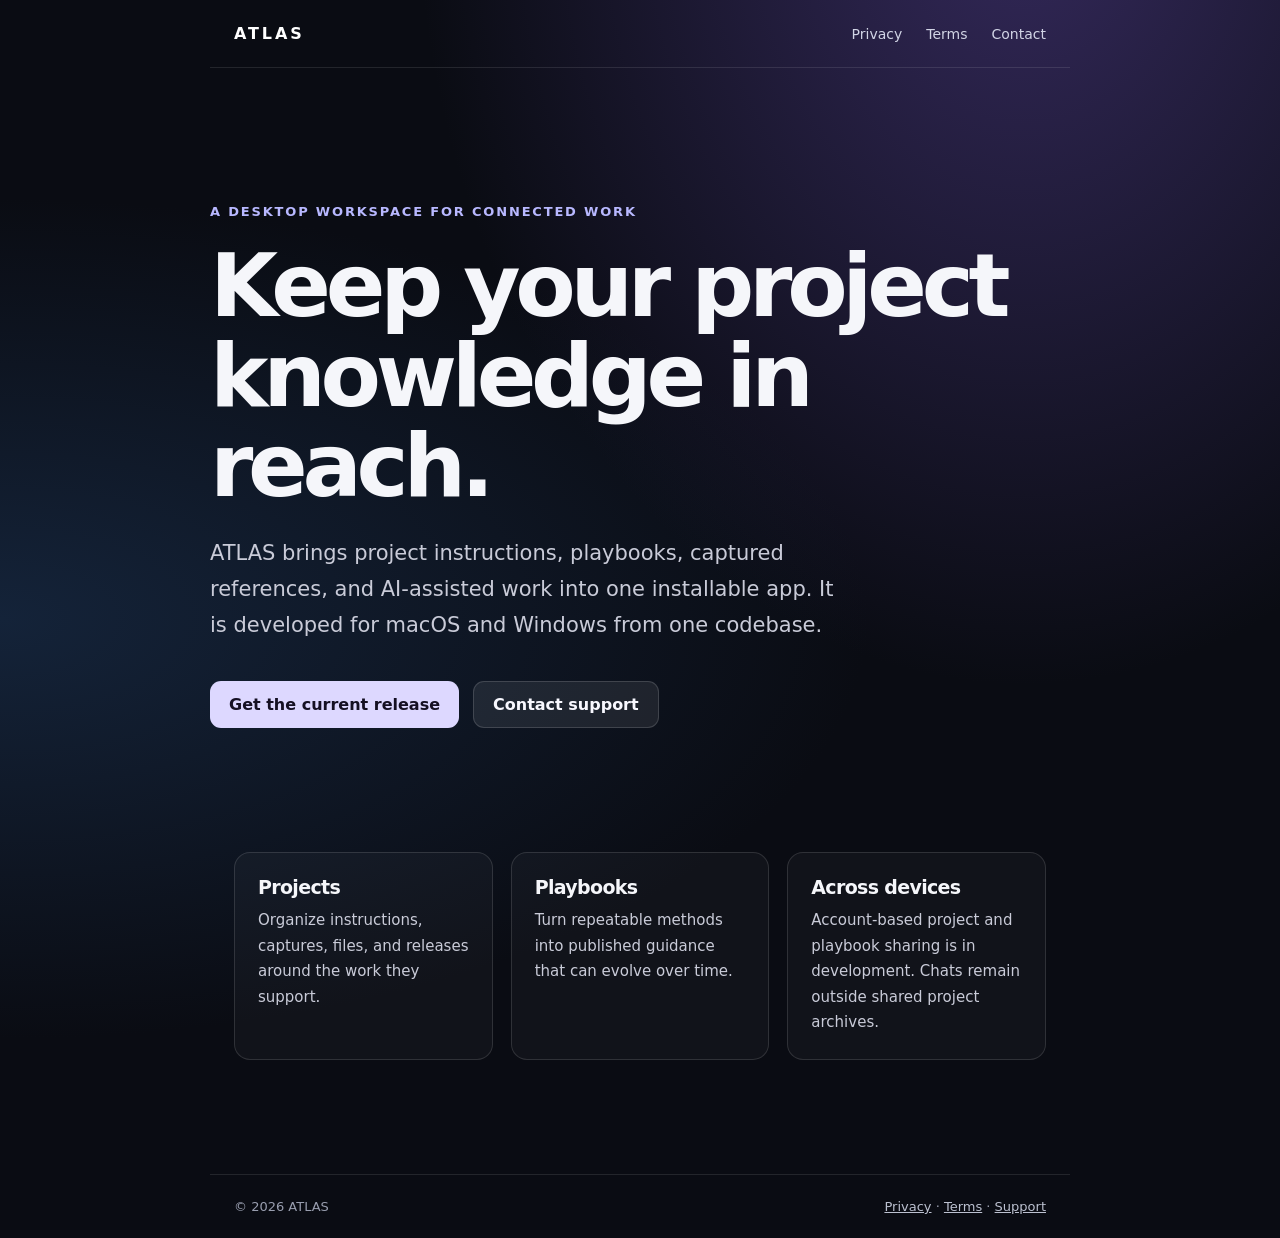
<file: index.html>
<!doctype html><html lang="en"><head><meta charset="utf-8"><meta name="viewport" content="width=device-width,initial-scale=1"><meta name="description" content="ATLAS is a desktop workspace for project knowledge, playbooks, captured references, and AI-assisted work."><title>ATLAS — Project knowledge on your desktop</title><link rel="stylesheet" href="/style.css"></head><body><header class="wrap nav"><a class="brand" href="/">ATLAS</a><nav class="navlinks" aria-label="Main navigation"><a href="/privacy.html">Privacy</a><a href="/terms.html">Terms</a><a href="mailto:braziel.jones@gmail.com">Contact</a></nav></header><main><section class="wrap hero"><p class="eyebrow">A desktop workspace for connected work</p><h1>Keep your project<br>knowledge in reach.</h1><p class="lede">ATLAS brings project instructions, playbooks, captured references, and AI-assisted work into one installable app. It is developed for macOS and Windows from one codebase.</p><div class="actions"><a class="button" href="https://github.com/LiquidInfinity/Atlas-downloads/releases/latest">Get the current release</a><a class="button secondary" href="mailto:braziel.jones@gmail.com?subject=ATLAS%20support">Contact support</a></div></section><section class="wrap features" aria-label="What ATLAS does"><article class="card"><h2>Projects</h2><p>Organize instructions, captures, files, and releases around the work they support.</p></article><article class="card"><h2>Playbooks</h2><p>Turn repeatable methods into published guidance that can evolve over time.</p></article><article class="card"><h2>Across devices</h2><p>Account-based project and playbook sharing is in development. Chats remain outside shared project archives.</p></article></section></main><footer class="wrap"><span>© 2026 ATLAS</span><span><a href="/privacy.html">Privacy</a> · <a href="/terms.html">Terms</a> · <a href="mailto:braziel.jones@gmail.com">Support</a></span></footer></body></html>
</file>
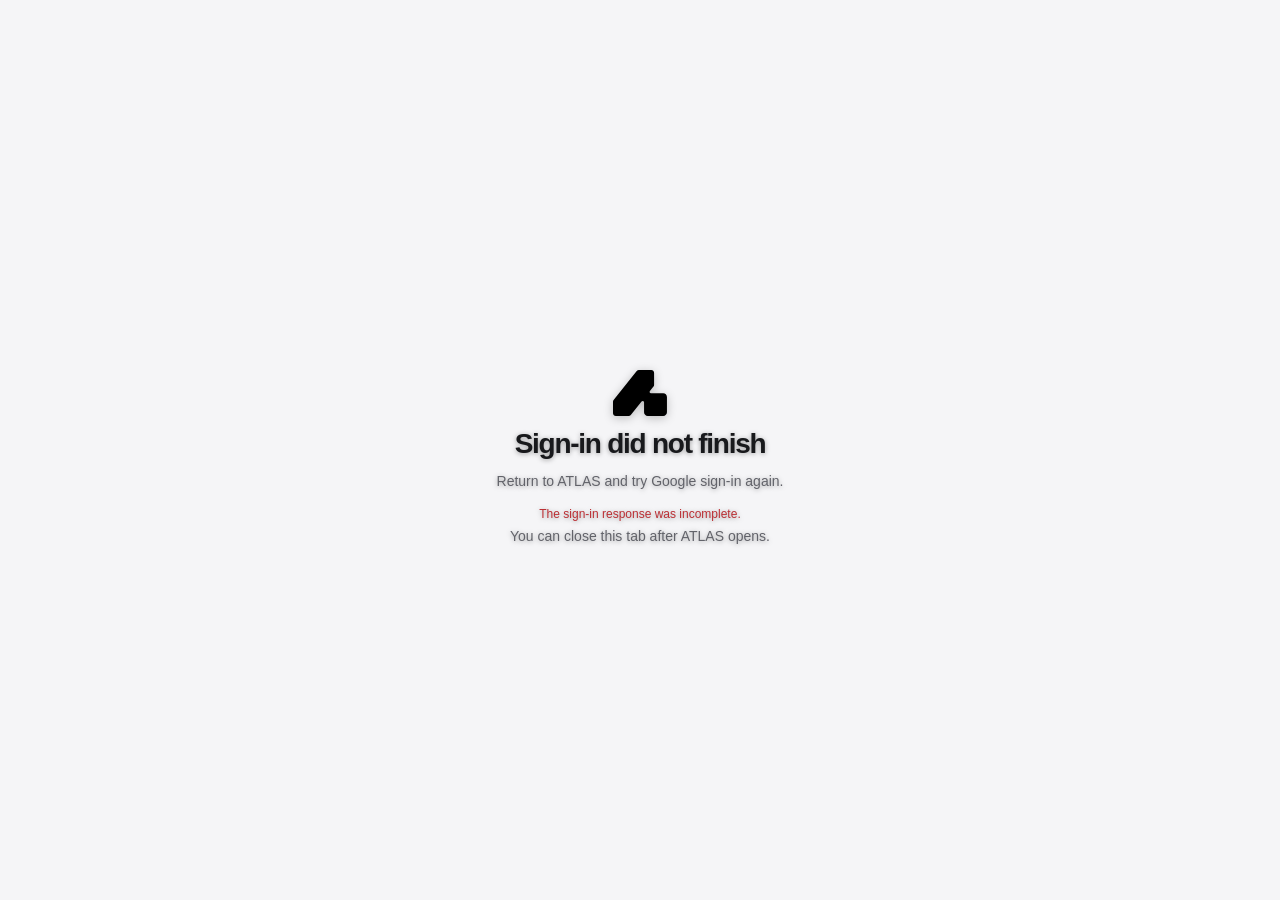
<file: auth-complete.html>
<!doctype html>
<html lang="en">
<head>
  <meta charset="utf-8">
  <meta name="viewport" content="width=device-width, initial-scale=1">
  <meta name="referrer" content="no-referrer">
  <title>Return to ATLAS</title>
  <link rel="stylesheet" href="/auth-style.css?v=complete-1">
  <script src="/auth-complete.js" defer></script>
</head>
<body class="startup">
  <main class="welcome onboarding">
    <img src="/atlas-logo.svg" alt="Atlas" class="welcome-logo">
    <h1 id="title">Opening Atlas…</h1>
    <p id="description">Your Google sign-in is complete. You can return to the ATLAS app.</p>
    <p class="error" role="alert" id="error"></p>
    <a id="open-atlas" href="#" hidden>Open ATLAS</a>
    <p class="caption">You can close this tab after ATLAS opens.</p>
  </main>
</body>
</html>
</file>
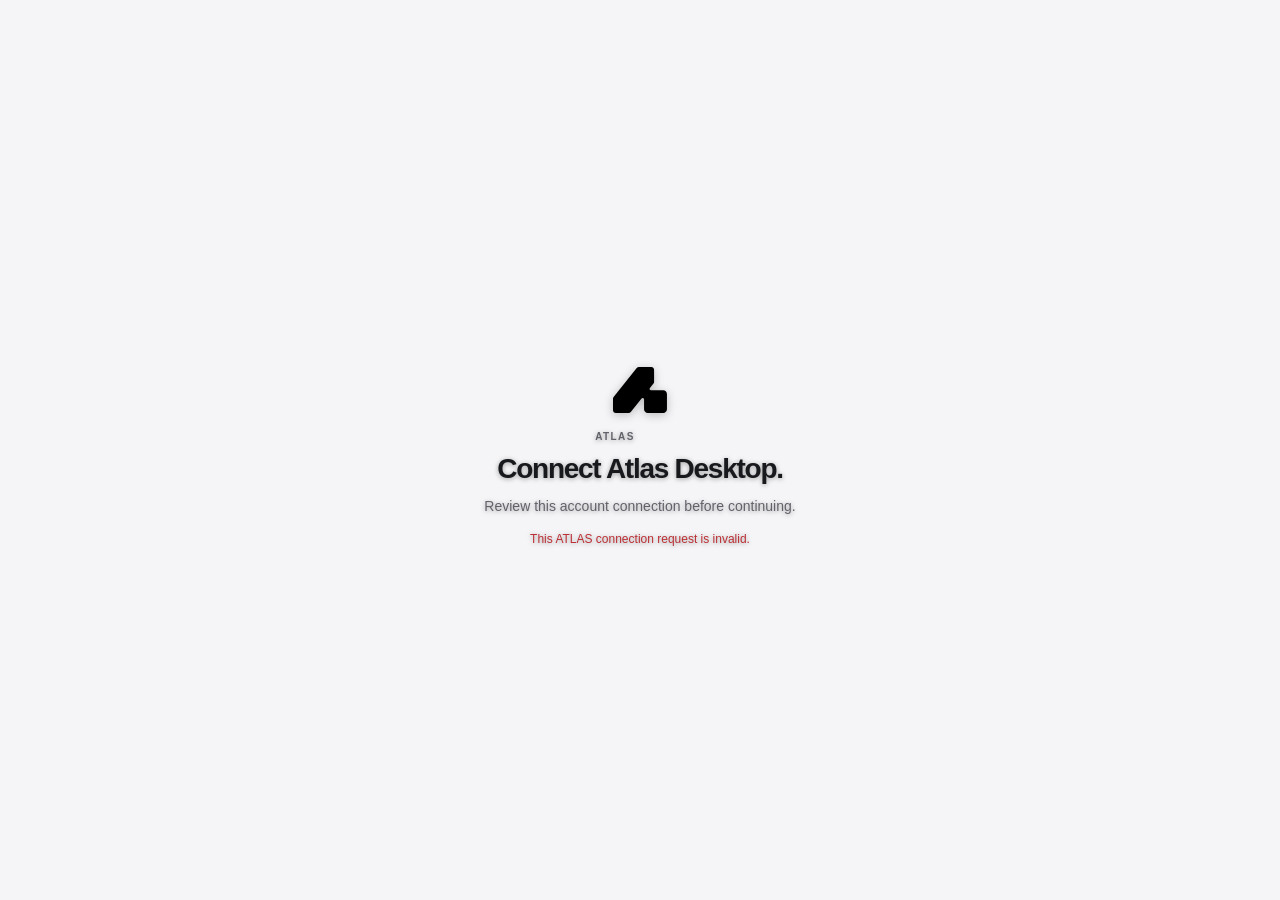
<file: oauth-consent.html>
<!doctype html>
<html lang="en">
<head>
  <meta charset="utf-8">
  <meta name="viewport" content="width=device-width, initial-scale=1">
  <meta name="referrer" content="strict-origin-when-cross-origin">
  <title>Connect ATLAS Desktop</title>
  <link rel="stylesheet" href="/auth-style.css">
  <script src="/auth-config.js" defer></script>
  <script src="/oauth-consent.js?v=account-choice-2" defer></script>
</head>
<body class="startup">
  <main class="welcome onboarding">
    <img src="/atlas-logo.svg" alt="Atlas" class="welcome-logo">
    <p class="eyebrow">ATLAS</p>
    <h1 id="title">Connect Atlas Desktop.</h1>
    <p id="description">Review this account connection before continuing.</p>
    <p class="error" role="alert" id="error"></p>
    <section id="consent" hidden>
      <p id="account"></p>
      <p id="app-name"></p>
      <p id="client-id"></p>
      <p>Atlas Desktop will receive your account name and verified email and can keep you signed in on this device.</p>
      <ul id="scopes"></ul>
      <p id="destination"></p>
      <details><summary>View full return address</summary><code id="redirect-uri"></code></details>
      <form id="consent-form" method="post">
        <div class="consent-actions">
          <button type="submit" name="consented" value="false" class="secondary">Deny</button>
          <button type="submit" name="consented" value="true">Allow</button>
        </div>
      </form>
    </section>
  </main>
</body>
</html>
</file>
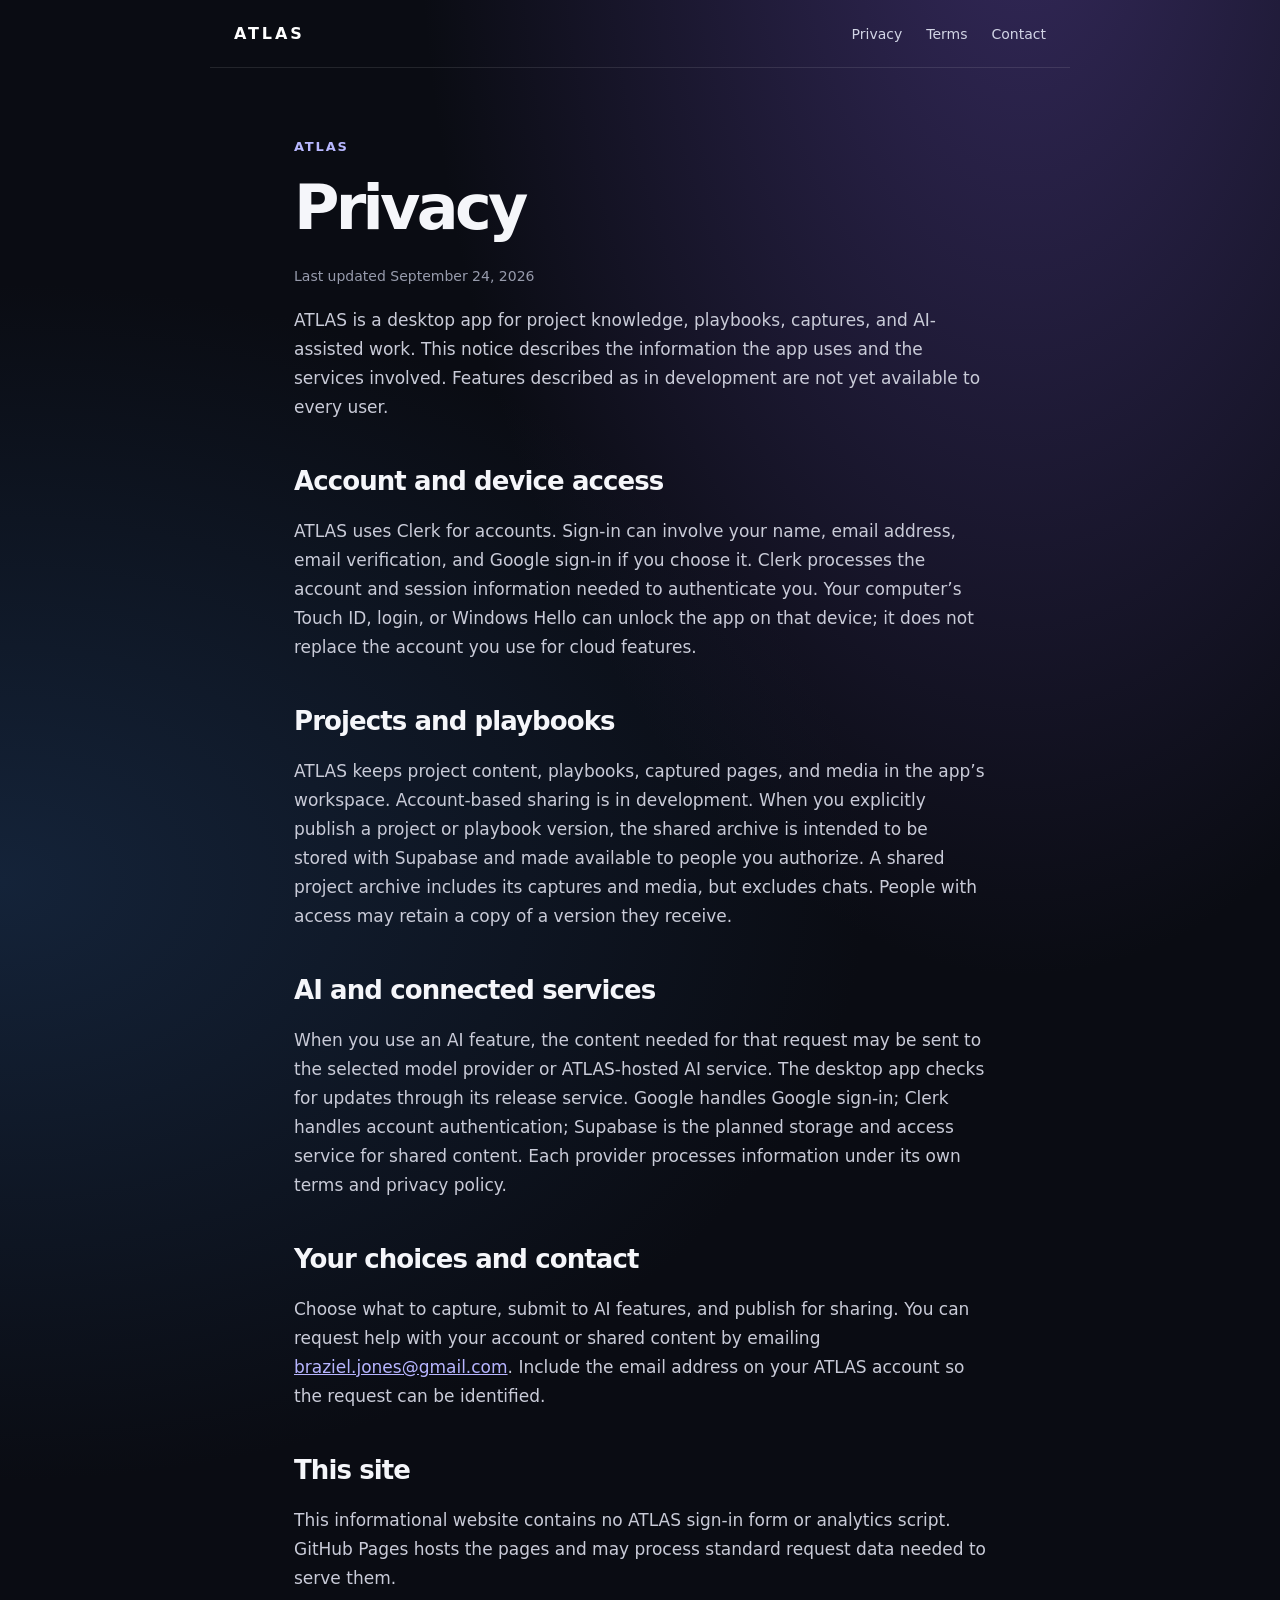
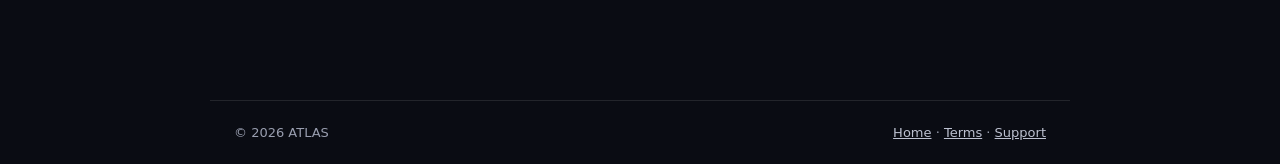
<file: privacy.html>
<!doctype html><html lang="en"><head><meta charset="utf-8"><meta name="viewport" content="width=device-width,initial-scale=1"><title>Privacy — ATLAS</title><link rel="stylesheet" href="/style.css"></head><body><header class="wrap nav"><a class="brand" href="/">ATLAS</a><nav class="navlinks" aria-label="Main navigation"><a href="/privacy.html" aria-current="page">Privacy</a><a href="/terms.html">Terms</a><a href="mailto:braziel.jones@gmail.com">Contact</a></nav></header><main class="wrap document"><p class="eyebrow">ATLAS</p><h1>Privacy</h1><p class="meta">Last updated September 24, 2026</p><p>ATLAS is a desktop app for project knowledge, playbooks, captures, and AI-assisted work. This notice describes the information the app uses and the services involved. Features described as in development are not yet available to every user.</p><h2>Account and device access</h2><p>ATLAS uses Clerk for accounts. Sign-in can involve your name, email address, email verification, and Google sign-in if you choose it. Clerk processes the account and session information needed to authenticate you. Your computer’s Touch ID, login, or Windows Hello can unlock the app on that device; it does not replace the account you use for cloud features.</p><h2>Projects and playbooks</h2><p>ATLAS keeps project content, playbooks, captured pages, and media in the app’s workspace. Account-based sharing is in development. When you explicitly publish a project or playbook version, the shared archive is intended to be stored with Supabase and made available to people you authorize. A shared project archive includes its captures and media, but excludes chats. People with access may retain a copy of a version they receive.</p><h2>AI and connected services</h2><p>When you use an AI feature, the content needed for that request may be sent to the selected model provider or ATLAS-hosted AI service. The desktop app checks for updates through its release service. Google handles Google sign-in; Clerk handles account authentication; Supabase is the planned storage and access service for shared content. Each provider processes information under its own terms and privacy policy.</p><h2>Your choices and contact</h2><p>Choose what to capture, submit to AI features, and publish for sharing. You can request help with your account or shared content by emailing <a href="mailto:braziel.jones@gmail.com">braziel.jones@gmail.com</a>. Include the email address on your ATLAS account so the request can be identified.</p><h2>This site</h2><p>This informational website contains no ATLAS sign-in form or analytics script. GitHub Pages hosts the pages and may process standard request data needed to serve them.</p></main><footer class="wrap"><span>© 2026 ATLAS</span><span><a href="/">Home</a> · <a href="/terms.html">Terms</a> · <a href="mailto:braziel.jones@gmail.com">Support</a></span></footer></body></html>
</file>
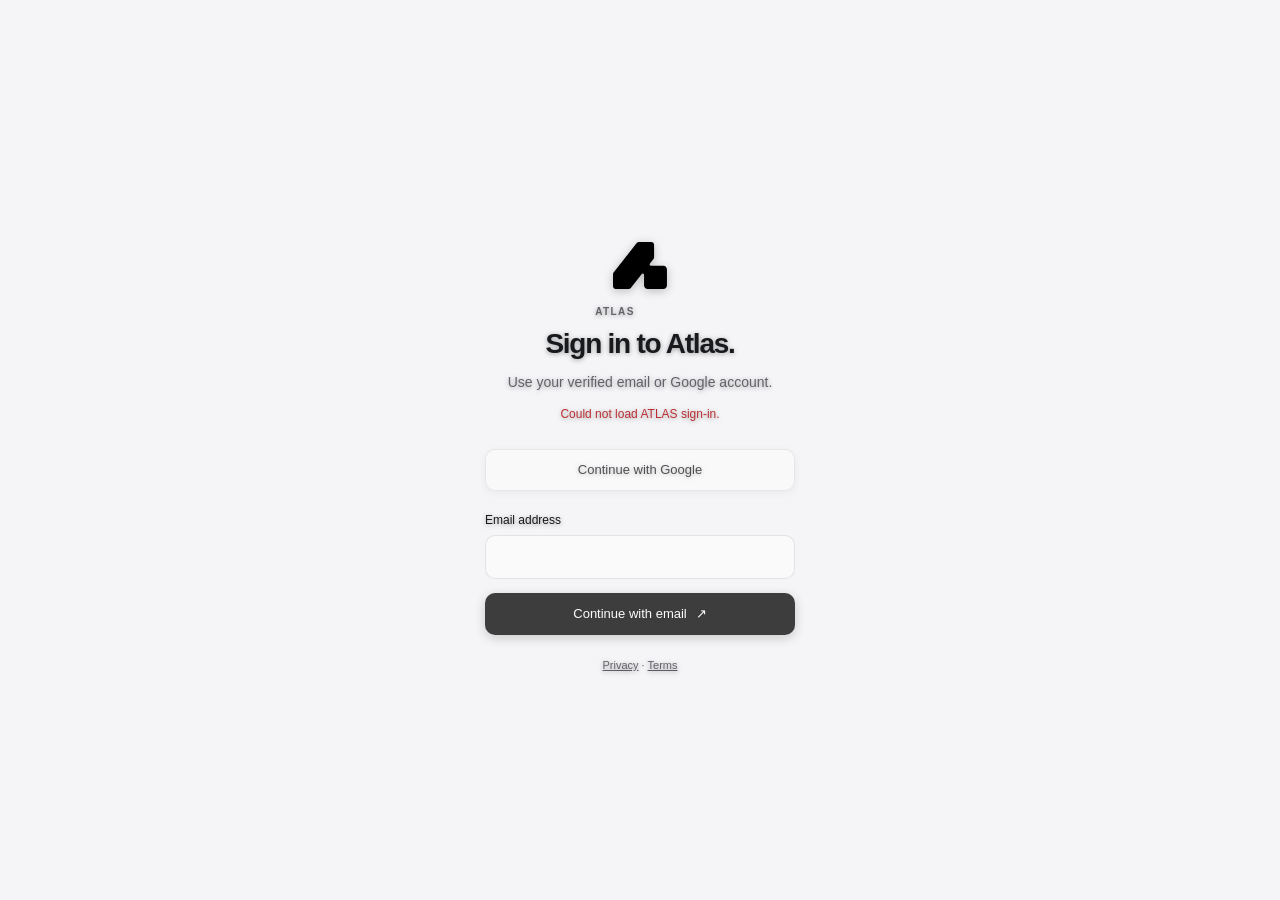
<file: sign-in.html>
<!doctype html>
<html lang="en">
<head>
  <meta charset="utf-8">
  <meta name="viewport" content="width=device-width, initial-scale=1">
  <meta name="referrer" content="strict-origin-when-cross-origin">
  <title>Sign in to ATLAS</title>
  <link rel="stylesheet" href="/auth-style.css">
  <script src="/auth-config.js" defer></script>
  <script src="/auth.js?v=desktop-google-2" defer></script>
</head>
<body class="startup">
  <main class="welcome onboarding">
    <img src="/atlas-logo.svg" alt="Atlas" class="welcome-logo">
    <p class="eyebrow">ATLAS</p>
    <h1 id="title">Sign in to Atlas.</h1>
    <p id="description">Use your verified email or Google account.</p>
    <p class="error" role="alert" id="error"></p>
    <section id="identity">
      <button type="button" id="google" class="secondary">Continue with Google</button>
      <form id="email-form">
        <label for="email">Email address</label>
        <input id="email" type="email" autocomplete="email" required>
        <button type="submit" id="email-button">Continue with email <span aria-hidden="true">↗</span></button>
      </form>
    </section>
    <section id="new-user" hidden>
      <form id="new-user-form">
        <div class="name-fields">
          <label for="first-name">First name<input id="first-name" autocomplete="given-name" required></label>
          <label for="last-name">Last name<input id="last-name" autocomplete="family-name" required></label>
        </div>
        <button type="submit">Create account and send code <span aria-hidden="true">↗</span></button>
      </form>
    </section>
    <section id="verify" hidden>
      <p id="sent-message"></p>
      <form id="code-form">
        <label for="code">Email code</label>
        <input id="code" inputmode="numeric" autocomplete="one-time-code" required>
        <button type="submit">Verify and continue <span aria-hidden="true">↗</span></button>
      </form>
      <button type="button" class="secondary" id="email-link">Send me a sign-in link</button>
    </section>
    <section id="ready" hidden>
      <p id="ready-message"></p>
      <button type="button" id="continue">Continue to Atlas <span aria-hidden="true">↗</span></button>
    </section>
    <button type="button" class="back" id="back" hidden>Use another email</button>
    <p class="legal"><a href="/privacy.html">Privacy</a> · <a href="/terms.html">Terms</a></p>
  </main>
</body>
</html>
</file>
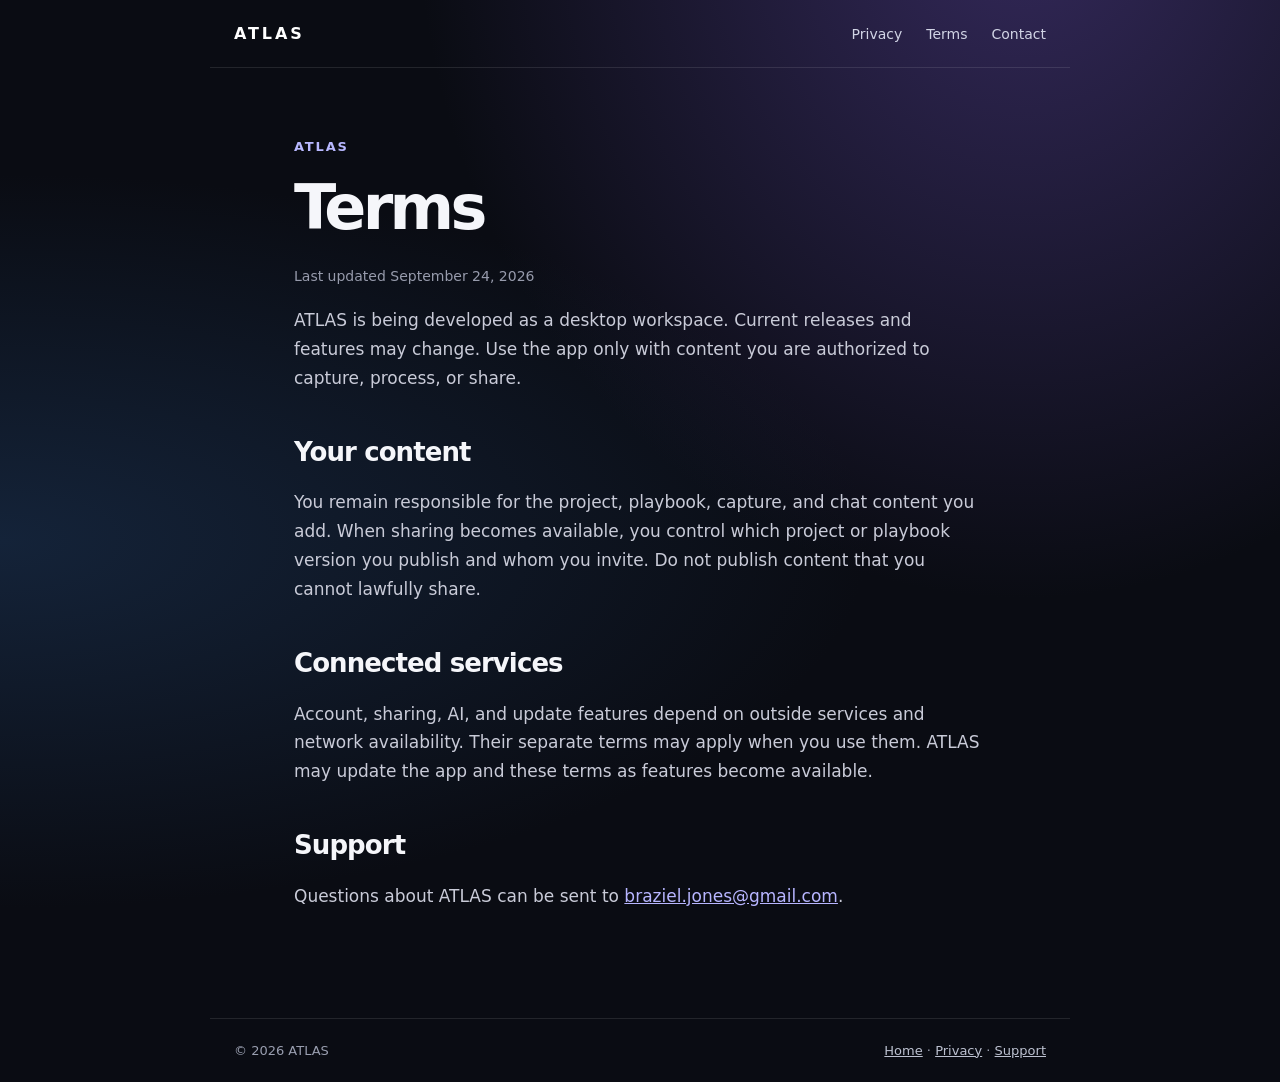
<file: terms.html>
<!doctype html><html lang="en"><head><meta charset="utf-8"><meta name="viewport" content="width=device-width,initial-scale=1"><title>Terms — ATLAS</title><link rel="stylesheet" href="/style.css"></head><body><header class="wrap nav"><a class="brand" href="/">ATLAS</a><nav class="navlinks" aria-label="Main navigation"><a href="/privacy.html">Privacy</a><a href="/terms.html" aria-current="page">Terms</a><a href="mailto:braziel.jones@gmail.com">Contact</a></nav></header><main class="wrap document"><p class="eyebrow">ATLAS</p><h1>Terms</h1><p class="meta">Last updated September 24, 2026</p><p>ATLAS is being developed as a desktop workspace. Current releases and features may change. Use the app only with content you are authorized to capture, process, or share.</p><h2>Your content</h2><p>You remain responsible for the project, playbook, capture, and chat content you add. When sharing becomes available, you control which project or playbook version you publish and whom you invite. Do not publish content that you cannot lawfully share.</p><h2>Connected services</h2><p>Account, sharing, AI, and update features depend on outside services and network availability. Their separate terms may apply when you use them. ATLAS may update the app and these terms as features become available.</p><h2>Support</h2><p>Questions about ATLAS can be sent to <a href="mailto:braziel.jones@gmail.com">braziel.jones@gmail.com</a>.</p></main><footer class="wrap"><span>© 2026 ATLAS</span><span><a href="/">Home</a> · <a href="/privacy.html">Privacy</a> · <a href="mailto:braziel.jones@gmail.com">Support</a></span></footer></body></html>
</file>
<file: style.css>
:root{color-scheme:dark;font-family:Inter,ui-sans-serif,system-ui,-apple-system,BlinkMacSystemFont,"Segoe UI",sans-serif;background:#0a0c13;color:#f5f6fa}*{box-sizing:border-box}body{margin:0;min-height:100vh;background:radial-gradient(ellipse at 80% -10%,#34295b 0,transparent 42%),radial-gradient(ellipse at 0 50%,#142339 0,transparent 48%),#0a0c13}a{color:#b7b5ff}a:hover{color:#e0dfff}.wrap{max-width:860px;margin:auto;padding:24px}.nav{display:flex;align-items:center;justify-content:space-between;gap:24px;border-bottom:1px solid #ffffff1a}.brand{font-weight:750;letter-spacing:.18em;color:#fff;text-decoration:none}.navlinks{display:flex;gap:24px}.navlinks a{font-size:14px;text-decoration:none;color:#d1d4e5}.hero{padding:120px 0 100px}.eyebrow{font-size:13px;letter-spacing:.14em;text-transform:uppercase;color:#b8b8ff;font-weight:700}h1{font-size:clamp(46px,8vw,88px);letter-spacing:-.06em;line-height:1.02;margin:18px 0 26px}h2{font-size:26px;letter-spacing:-.035em;margin-top:44px}p,li{font-size:17px;line-height:1.7;color:#c9cbd8}ul{padding-left:22px}.lede{font-size:21px;max-width:640px}.actions{display:flex;flex-wrap:wrap;gap:14px;margin-top:38px}.button{display:inline-flex;align-items:center;justify-content:center;padding:13px 19px;border-radius:11px;text-decoration:none;font-weight:650;background:#ddd8ff;color:#151023}.button.secondary{background:#ffffff14;color:#f8f8ff;border:1px solid #ffffff25}.features{display:grid;grid-template-columns:repeat(3,1fr);gap:18px;margin-bottom:90px}.card{padding:23px;border:1px solid #ffffff20;background:#ffffff08;border-radius:16px}.card h2{font-size:19px;margin:0 0 10px}.card p{font-size:15px;margin:0}.document{max-width:740px;padding-top:55px;padding-bottom:90px}.document h1{font-size:clamp(40px,6vw,62px)}.meta{font-size:14px;color:#979bac}footer{border-top:1px solid #ffffff1a;padding-top:26px;padding-bottom:42px;display:flex;justify-content:space-between;gap:20px;font-size:13px;color:#999eaf}footer a{color:#bcc1d0}@media(max-width:650px){.features{grid-template-columns:1fr}.hero{padding:75px 0}.navlinks{gap:12px}.wrap{padding-left:20px;padding-right:20px}footer{display:block}}
</file>
<file: auth-style.css>
:root{color-scheme:light dark;font:14px -apple-system,BlinkMacSystemFont,sans-serif;color:light-dark(#18191c,#f5f5f7);--ease-out:cubic-bezier(.23,1,.32,1)}
*{box-sizing:border-box}
body{margin:0}
body.startup{min-height:100vh;display:grid;place-items:center;background:light-dark(#f5f5f7,#141418)}
main.welcome{width:min(400px,calc(100vw - 48px));text-align:center;padding:40px 0 24px;animation:welcome-in 280ms var(--ease-out) both}
.welcome-logo{width:54px;height:48px;object-fit:contain}
.eyebrow{font-size:10px;letter-spacing:.14em;font-weight:600;margin:12px 0 0}
h1{font-size:28px;line-height:1.15;letter-spacing:-.045em;font-weight:600;margin:8px 0 10px}
p{line-height:1.6;color:light-dark(#62636a,#b6b7c0);margin:0 auto;max-width:350px}
form{text-align:left;margin:22px auto 0;width:310px;max-width:100%}
label{display:block;font-size:12px;font-weight:500;margin-bottom:8px;text-align:left}
input{display:block;width:100%;height:44px;border:1px solid light-dark(#00000019,#ffffff22);background:light-dark(#ffffff88,#ffffff08);border-radius:10px;padding:0 13px;color:inherit;font:inherit;outline:none;box-shadow:none}
input:focus{border-color:#3988ff;box-shadow:0 0 0 3px #3988ff20}
button{display:flex;align-items:center;justify-content:center;gap:9px;width:100%;min-height:42px;margin-top:14px;background:#000;color:#fff;border:0;border-radius:10px;font:500 13px -apple-system,BlinkMacSystemFont,sans-serif;cursor:pointer;box-shadow:0 3px 12px #0000003d;transition:transform 160ms var(--ease-out),background-color 180ms ease}
button:active:not(:disabled){transform:scale(.97)}
button:disabled{cursor:wait;opacity:.75}
button.secondary{background:light-dark(#ffffff99,#ffffff12);color:inherit;border:1px solid light-dark(#00000019,#ffffff28);box-shadow:0 2px 10px #00000012}
#identity,#new-user,#verify,#ready{width:310px;max-width:100%;margin:24px auto 0}
.name-fields{display:grid;grid-template-columns:1fr 1fr;gap:12px}
.name-fields input{margin-top:8px}
.name-fields label{margin:0}
.error{color:light-dark(#bb2f34,#ff9297);font-size:12px;min-height:20px;margin:12px auto 0}
.back{background:transparent;color:inherit;box-shadow:none;font-size:12px;max-width:310px;margin:16px auto}
.legal{font-size:11px;margin-top:22px}
a{color:inherit}
[hidden]{display:none!important}
@media(hover:hover) and (pointer:fine){button:not(.secondary):hover:not(:disabled){background:#141414}}
@media(prefers-color-scheme:light){.welcome-logo{filter:invert(1) drop-shadow(0 2px 5px #0000003d)}}
@keyframes welcome-in{from{opacity:0;transform:translateY(8px)}to{opacity:1;transform:translateY(0)}}
#consent{text-align:left;margin:24px auto 0;width:310px;max-width:100%}
#consent p{font-size:12px;margin:10px 0}
#consent ul{padding-left:20px;font-size:12px;line-height:1.6}
#consent details{font-size:12px;margin:14px 0;overflow-wrap:anywhere}
#consent form{width:100%;margin-top:20px}
.consent-actions{display:grid;grid-template-columns:1fr 1fr;gap:10px}
#open-atlas{display:flex;align-items:center;justify-content:center;width:310px;max-width:100%;min-height:42px;margin:20px auto 0;background:#000;color:#fff;border-radius:10px;font-size:13px;font-weight:500;text-decoration:none;box-shadow:0 3px 12px #0000003d}
h1,p,label,.eyebrow,button{text-shadow:0 1px 5px rgb(0 0 0 / 36%)}
</file>
